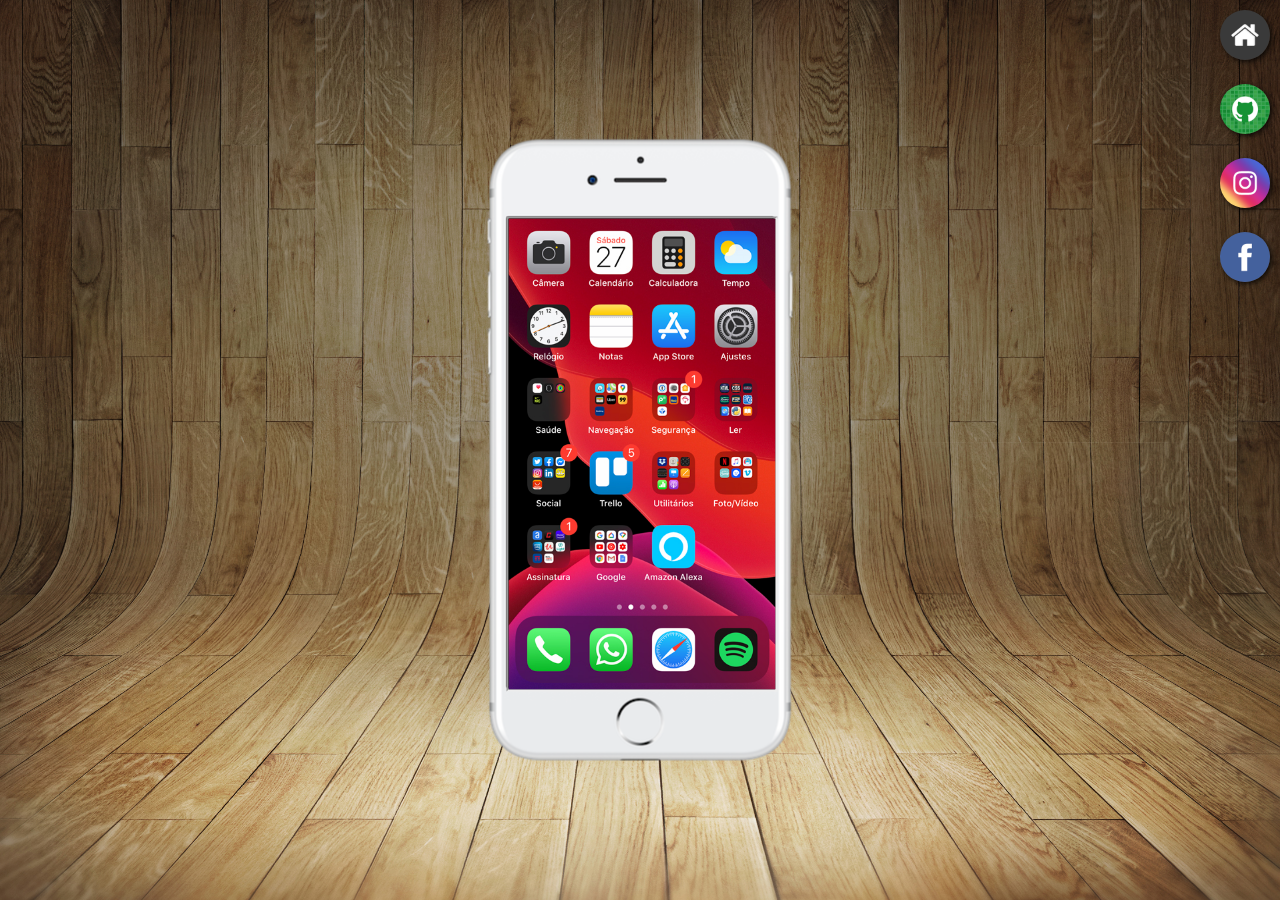
<file: index.html>
<!DOCTYPE html>
<html lang="pt-br">
<head>
    <meta charset="UTF-8">
    <meta name="viewport" content="width=device-width, initial-scale=1.0">
    <link rel="shortcut icon" href="pacote-d013/favicon.ico" type="image/x-icon">
    <link rel="stylesheet" href="estilos/style.css">
    <title>Projeto Redes Sociais</title>
</head>
<body>
    <main>


        <section id="telefone">
            <iframe src="home.html" name="tela" id="tela">
                Seu navegador nao é compativel.
            </iframe>
        </section>


        <section id="redes-sociais">
            <a href="home.html" target="tela"><img src="pacote-d013/imagens/logo-home.jpg" alt="home"> </a> <br>
            <a href="github.html" target="tela"> <img src="pacote-d013/imagens/logo-github.jpg" alt="GitHub"> </a> <br>
            <a href="instagram.html" target="tela"> <img src="pacote-d013/imagens/logo-instagram.jpg" alt="Instagran"> </a> <br>
            <a href="facebook.html" target="tela"> <img src="pacote-d013/imagens/logo-facebook.jpg" alt="Facebook"></a> <br>
        
        </section>
    </main>    
</body>
</html>
</file>
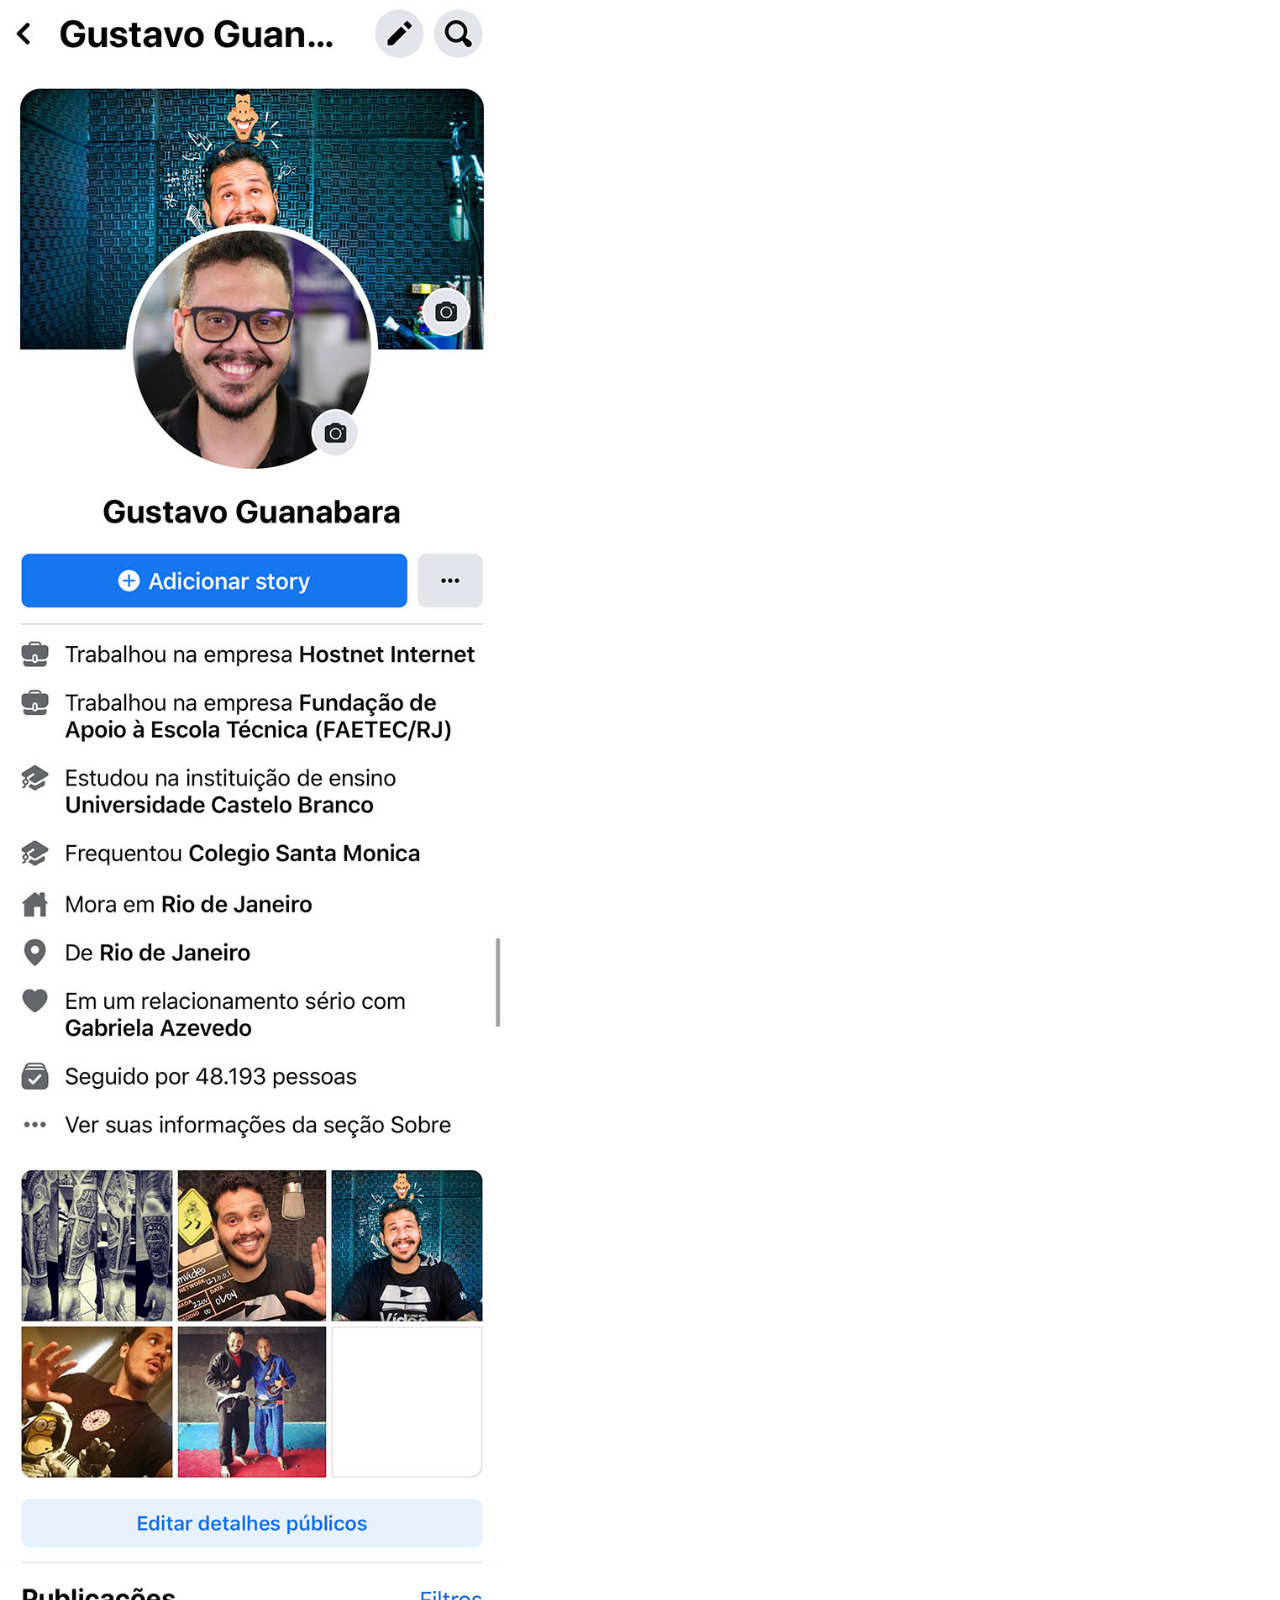
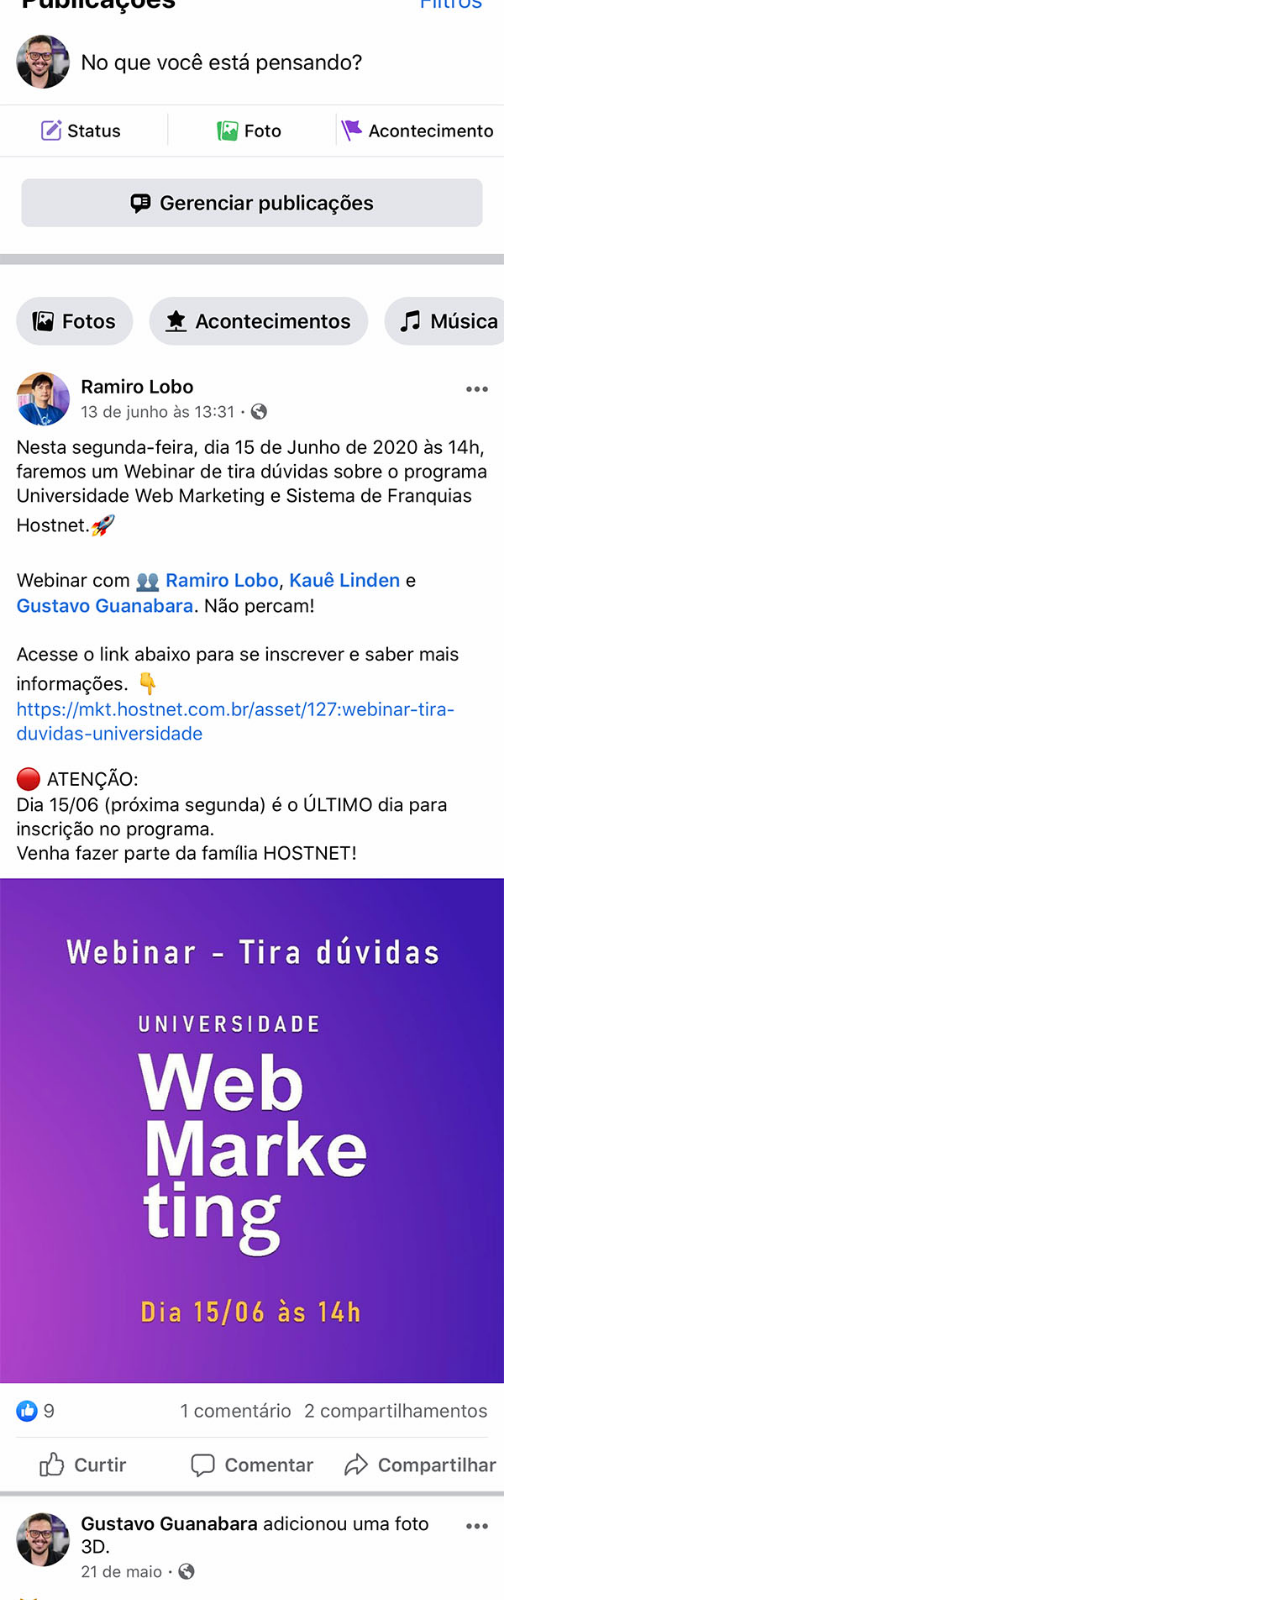
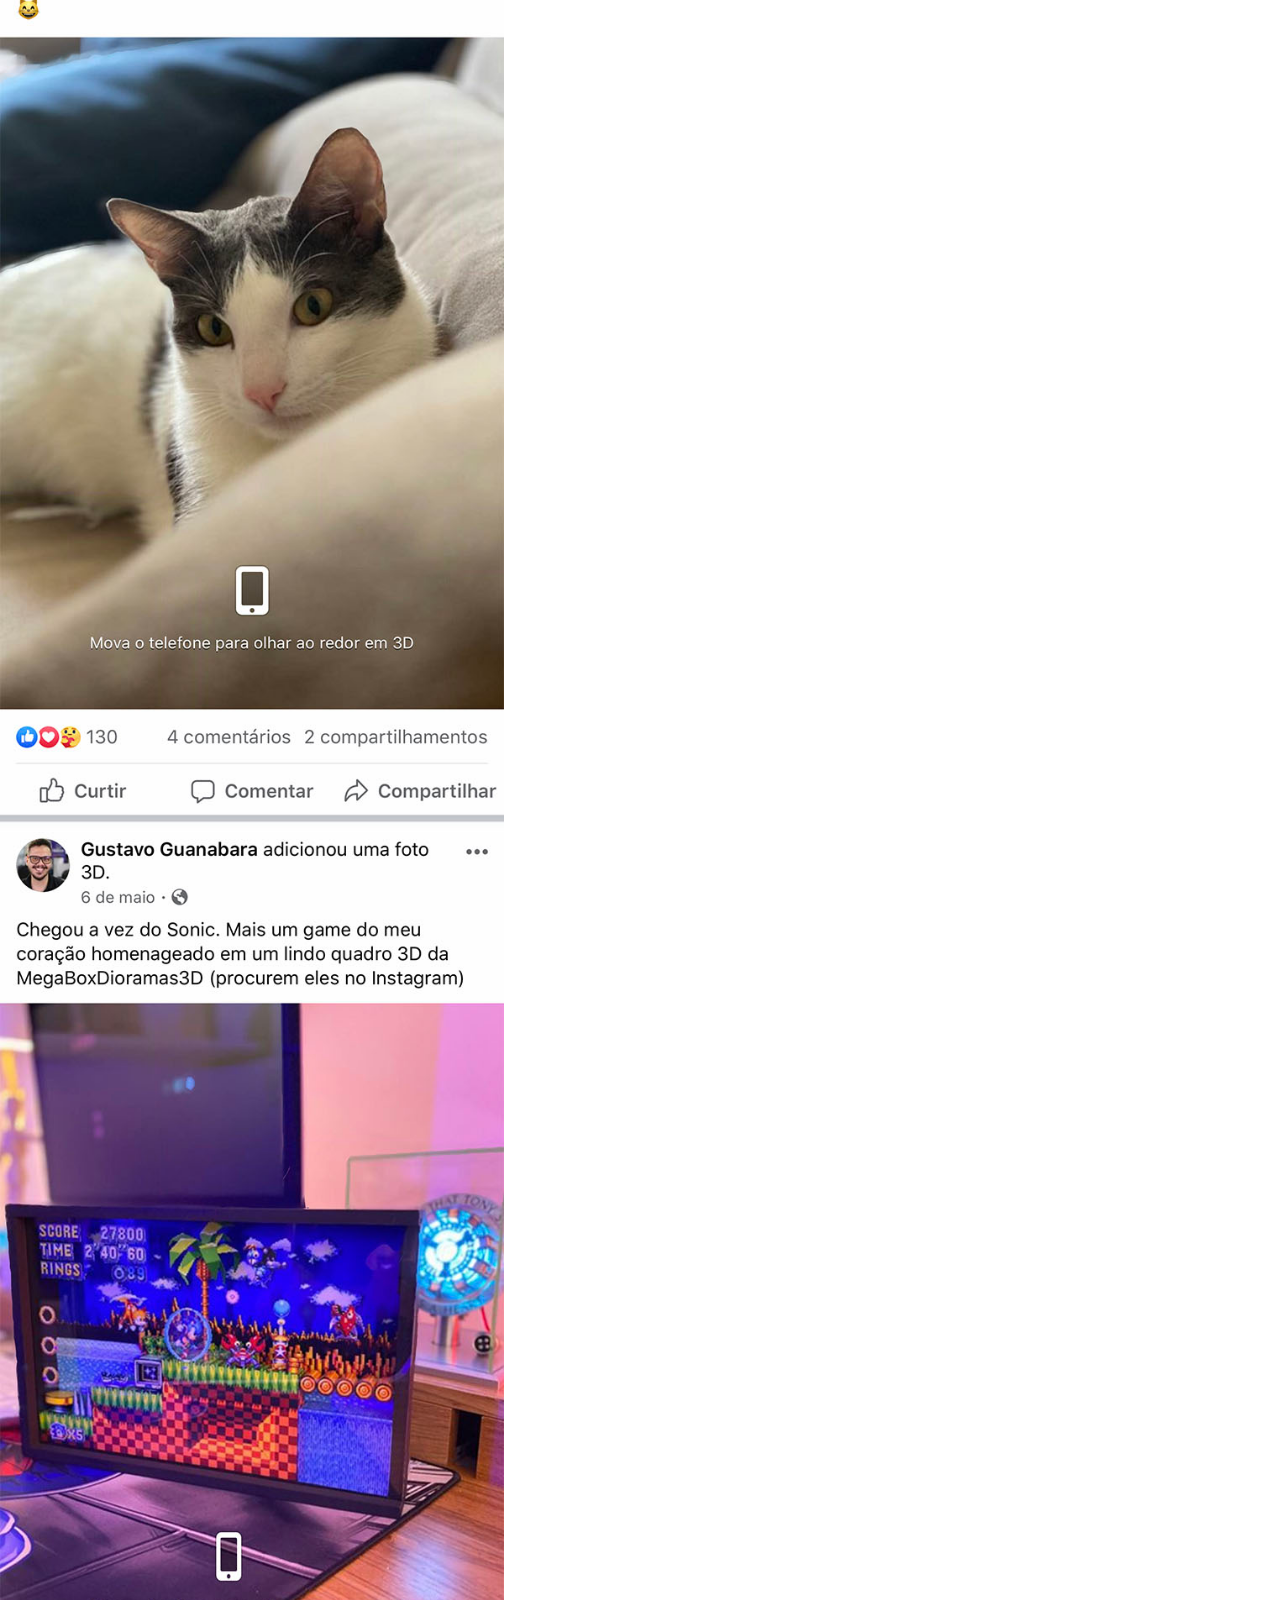
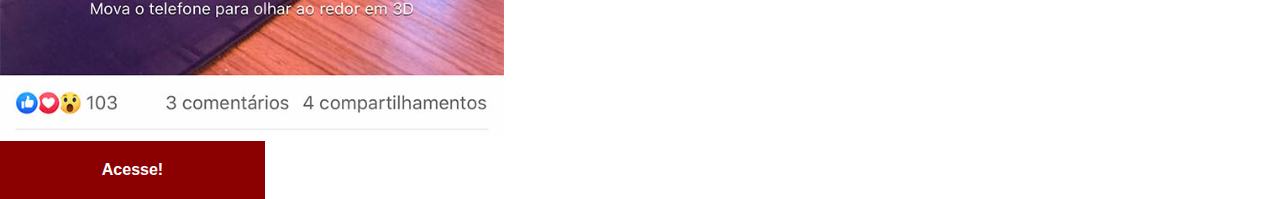
<file: facebook.html>
<!DOCTYPE html>
<html lang="pt-br">
<head>
    <meta charset="UTF-8">
    <meta name="viewport" content="width=device-width, initial-scale=1.0">
    <title>Facebook</title>
    <link rel="stylesheet" href="estilos/social.css">
</head>
<body>
    <img src="pacote-d013/imagens/tela-facebook.jpg" alt="Facebook">
    <a href="https://www.facebook.com/lincoln.davidfernandes/" target="_blank"> Acesse! </a>
    
</body>
</html>
</file>
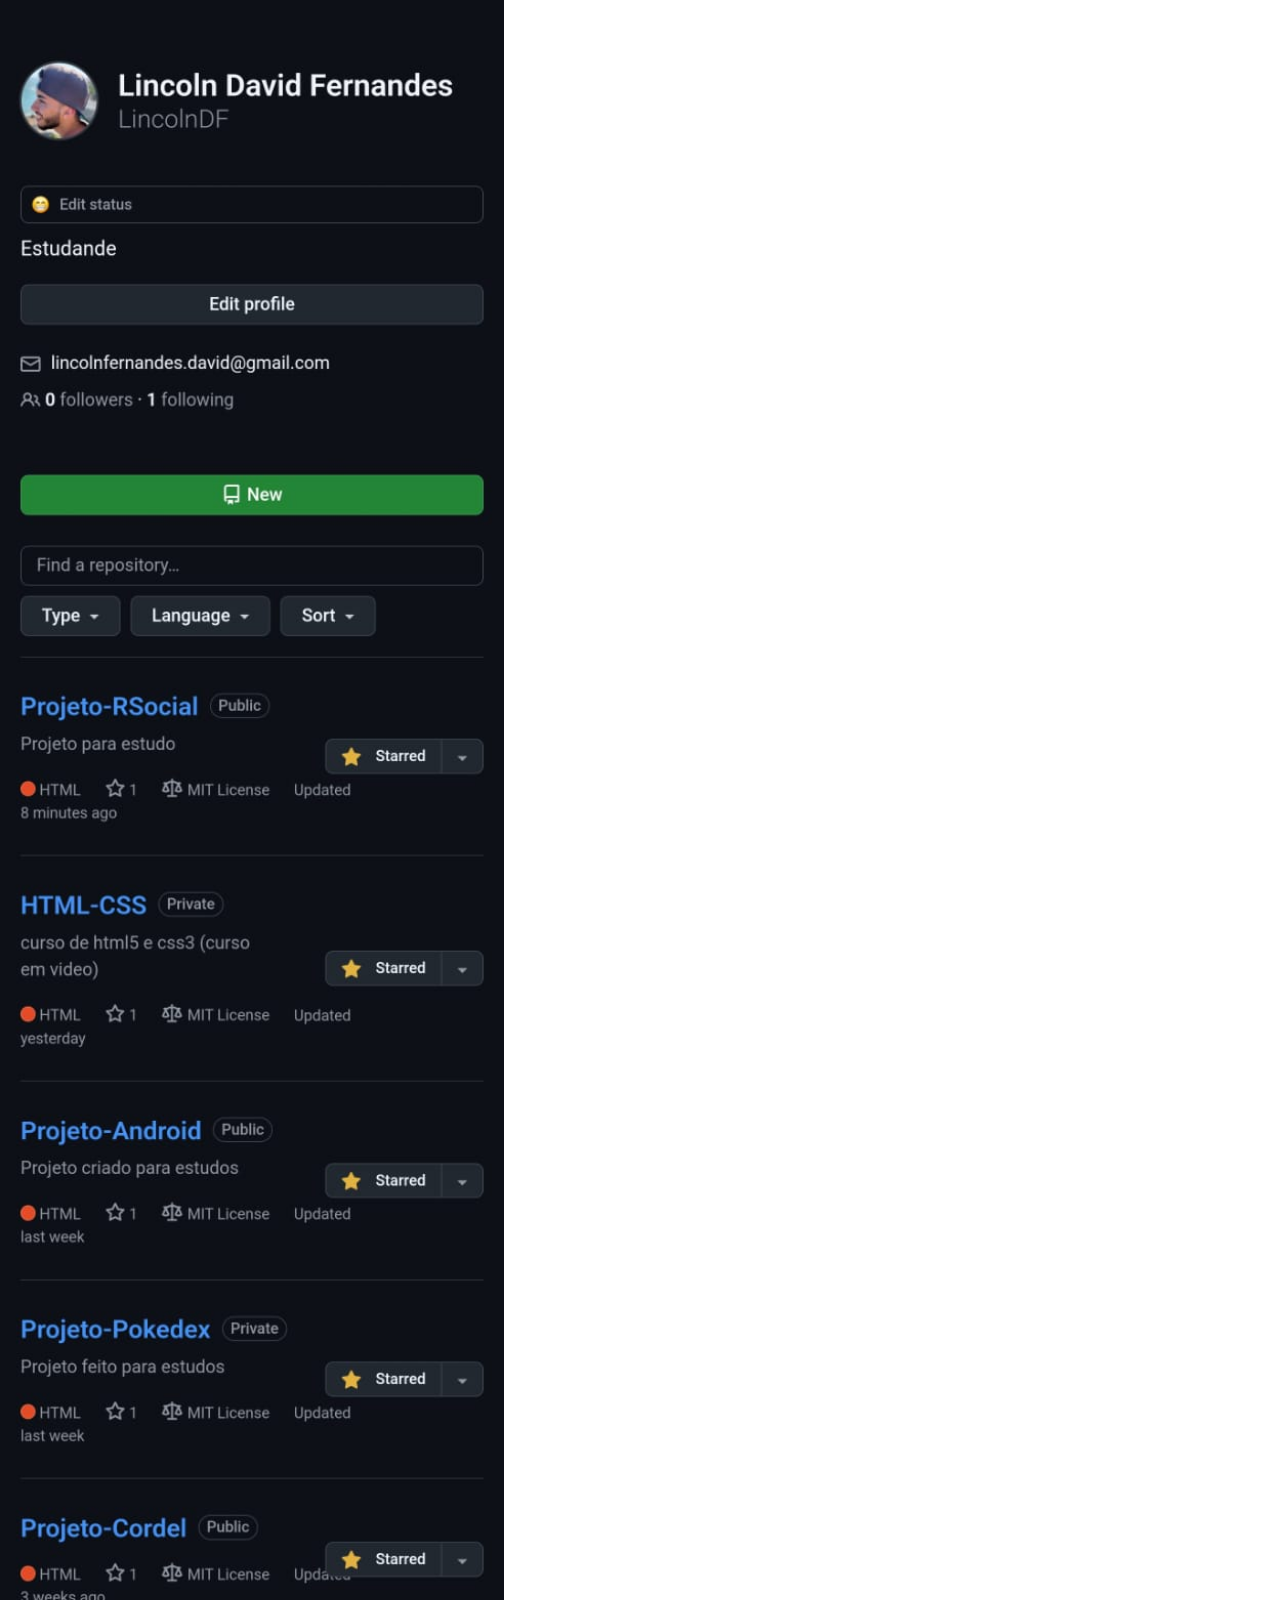
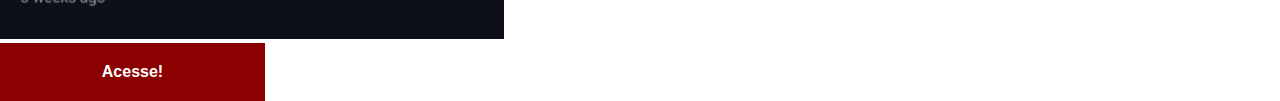
<file: github.html>
<!DOCTYPE html>
<html lang="pt-br">
<head>
    <meta charset="UTF-8">
    <meta name="viewport" content="width=device-width, initial-scale=1.0">
    <title>GitHub</title>
    <link rel="stylesheet" href="estilos/social.css">
</head>
<body>
    <img src="pacote-d013/imagens/github-tela.JPG" alt="GitHub">
    <a href="https://github.com/LincolnDF" target="_blank"> Acesse! </a>    
</body>
</html>
</file>
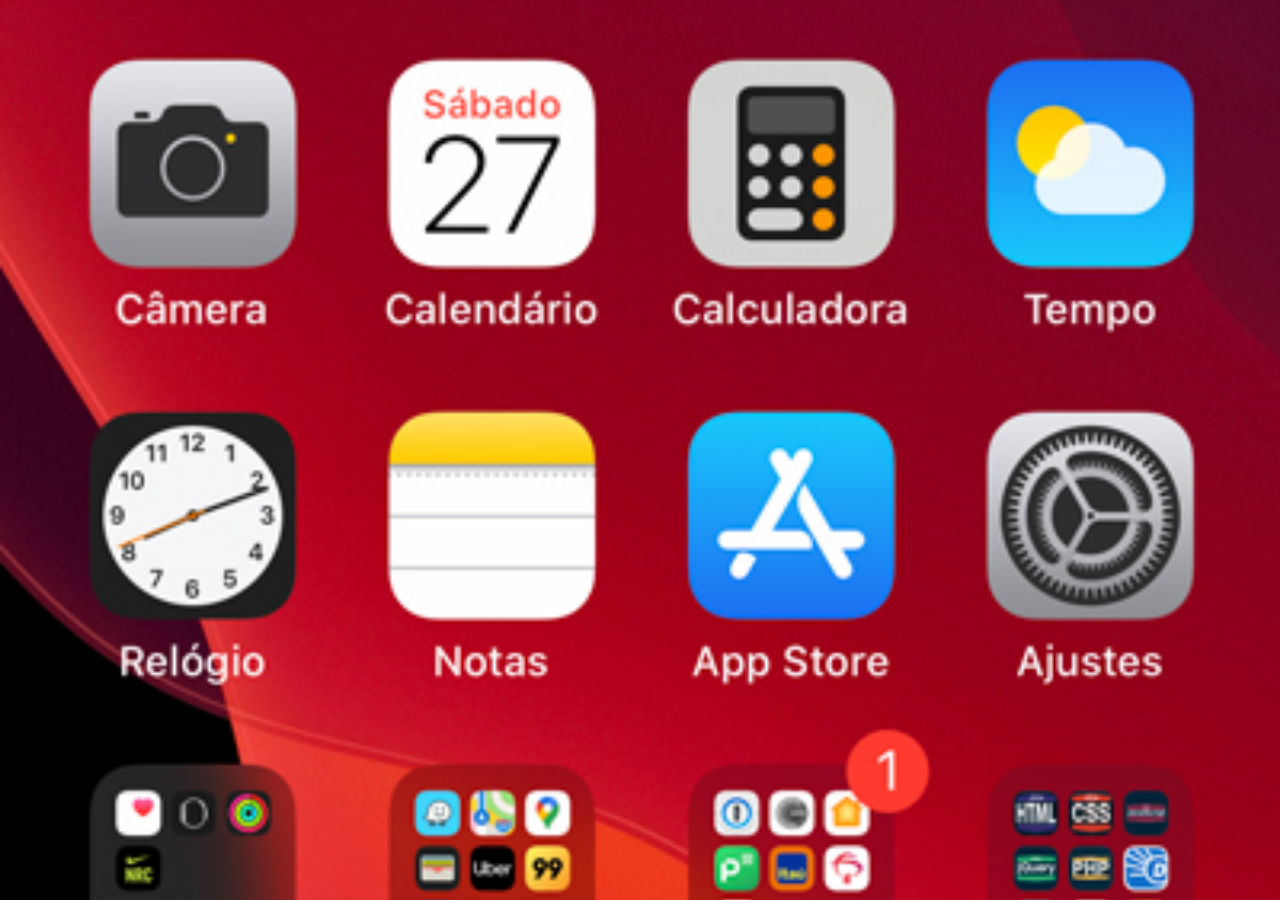
<file: home.html>
<!DOCTYPE html>
<html lang="pt-br">
<head>
    <meta charset="UTF-8">
    <meta name="viewport" content="width=device-width, initial-scale=1.0">
    <title>Home</title>
</head>
<style>
    *{
        margin: 0px;
        padding: 0px;
    }

    body {
        width: 100vw;
        height: 100vh;
        background: black url(pacote-d013/imagens/tela-home.jpg) no-repeat top center;
        background-size: cover;
    }
</style>
<body>
    
</body>
</html>
</file>
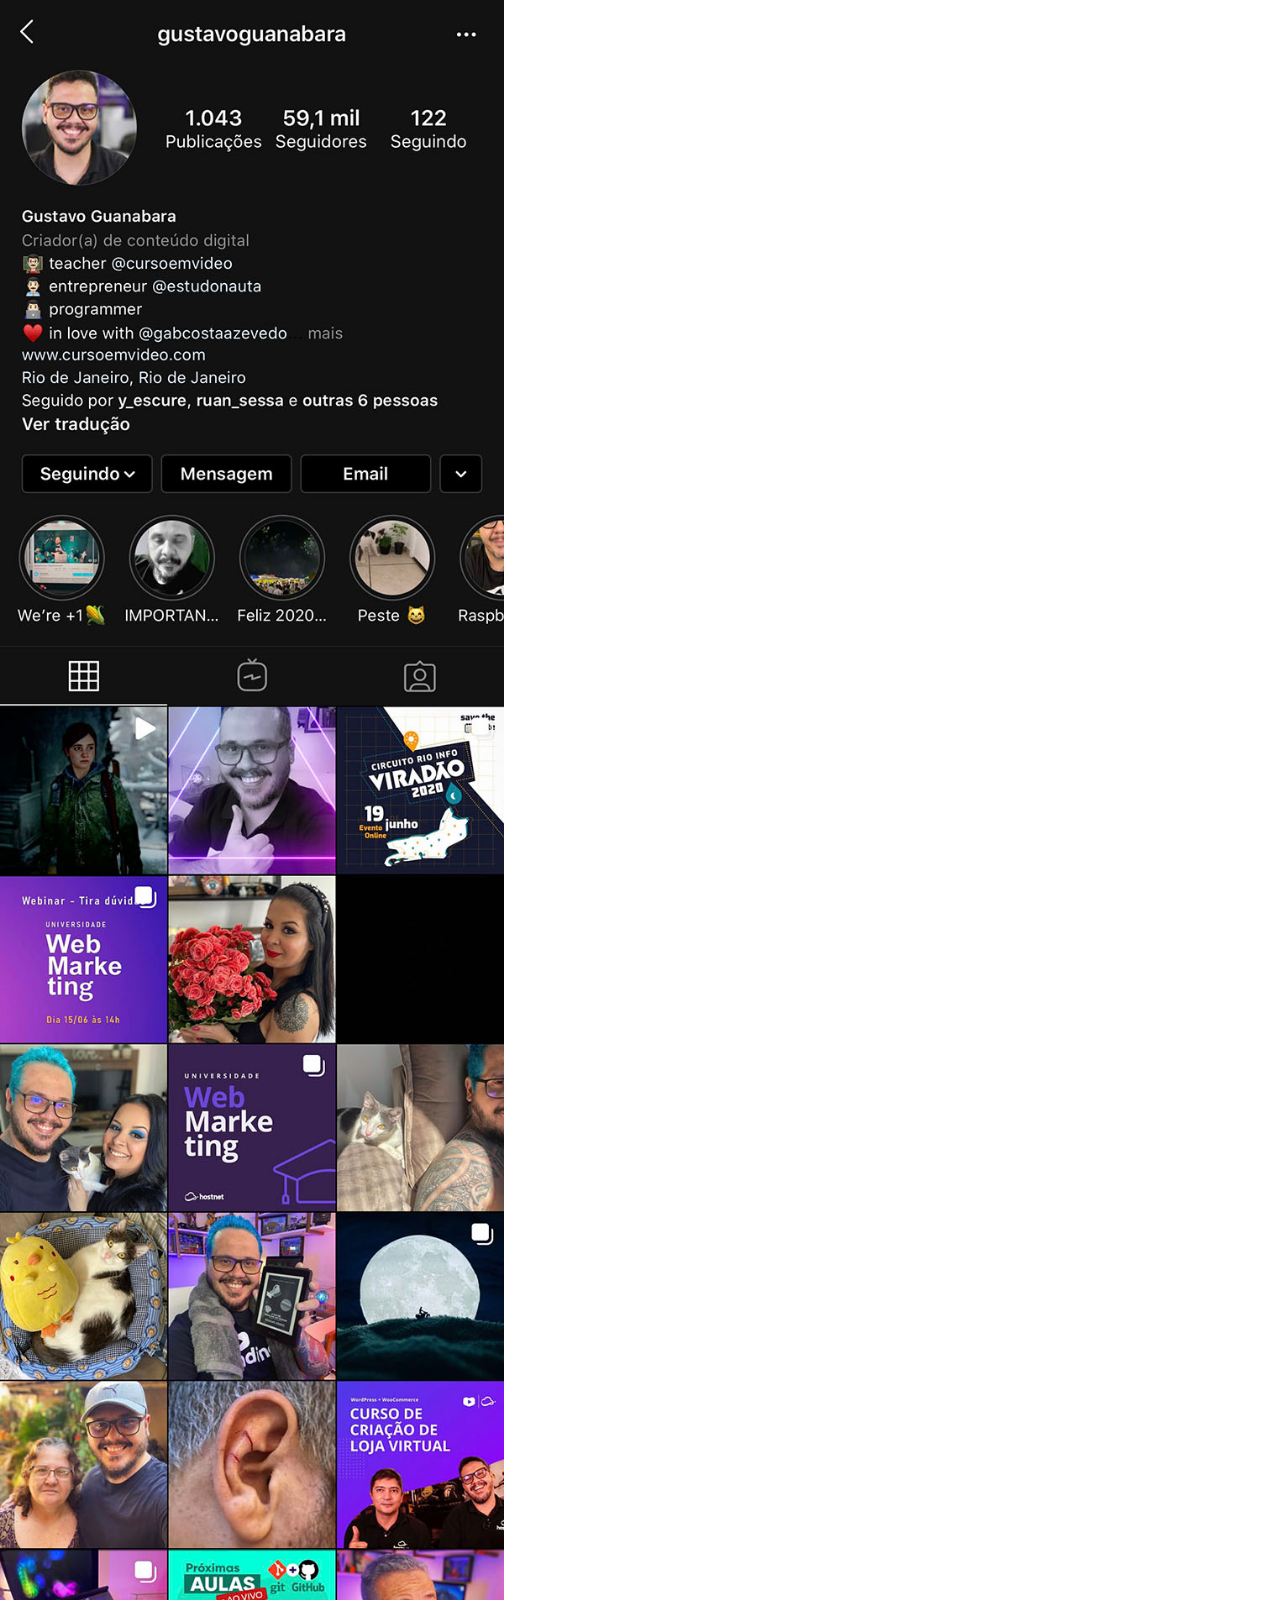
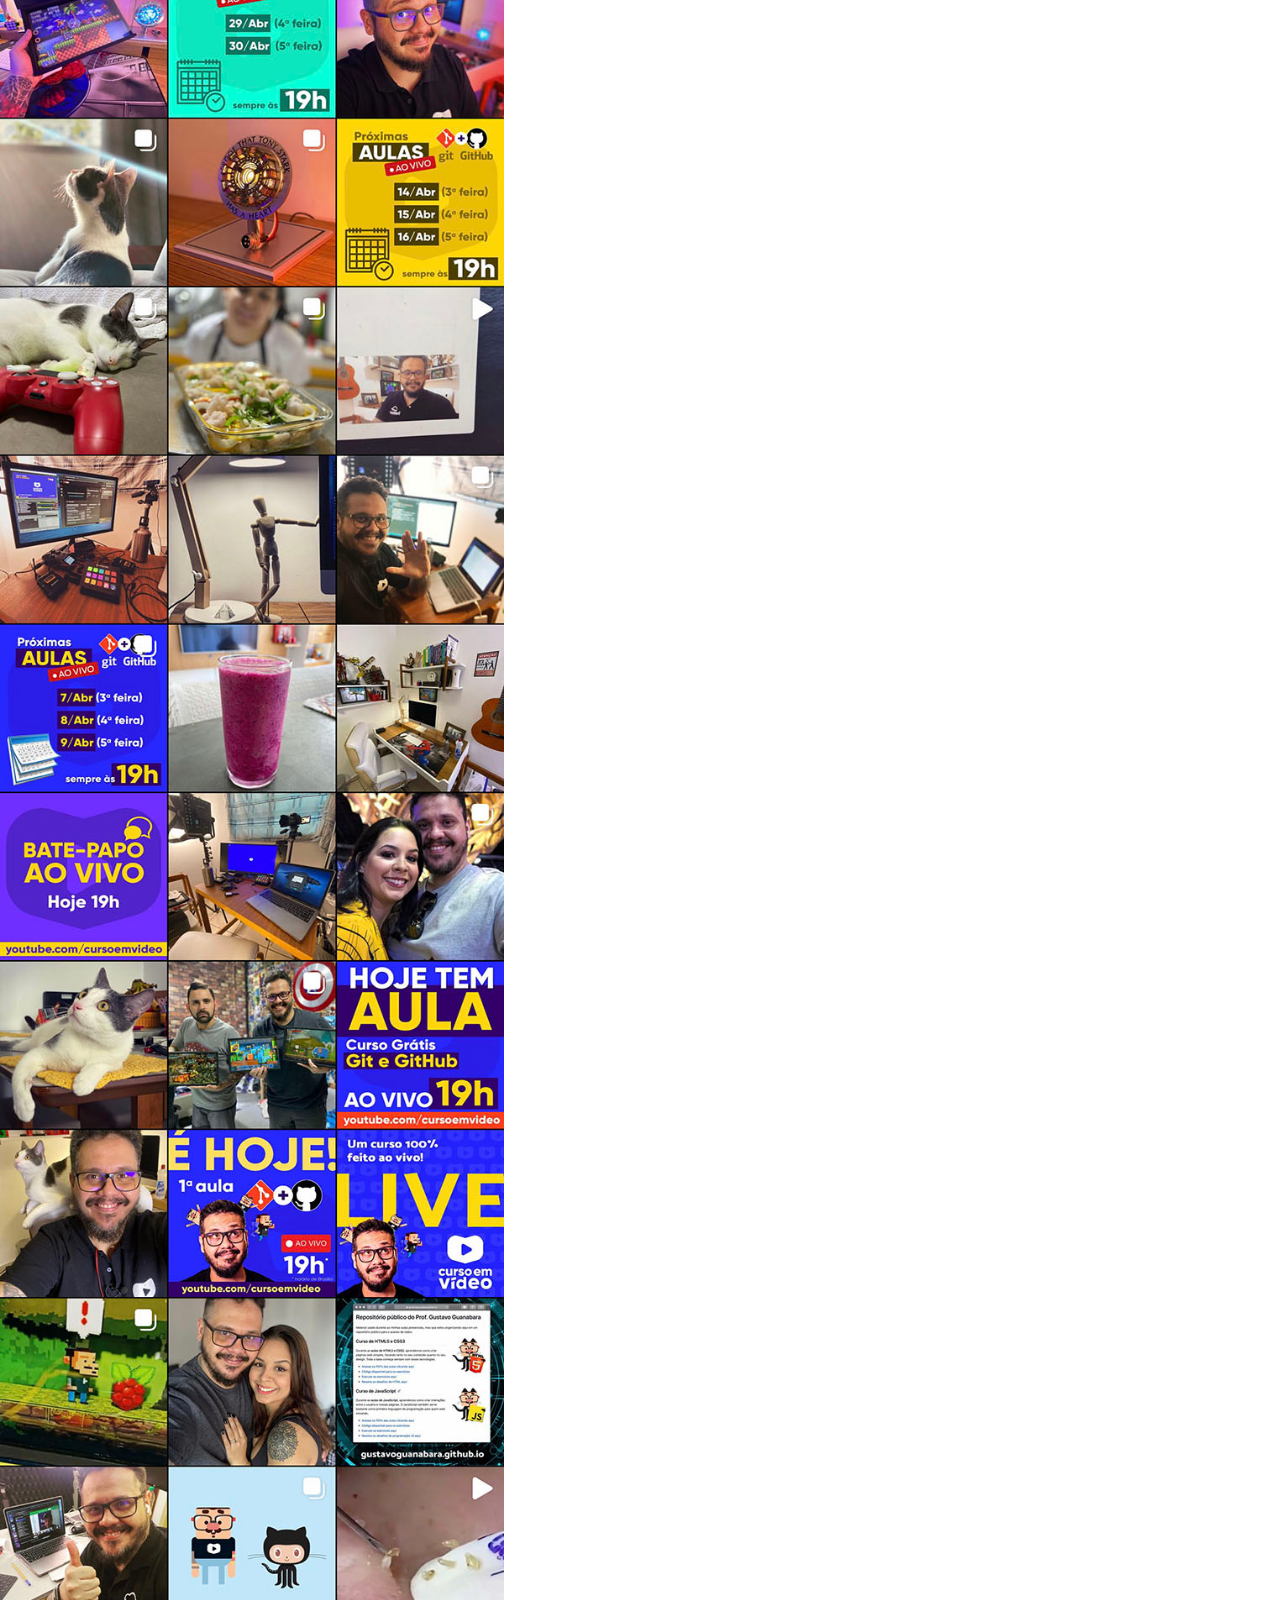
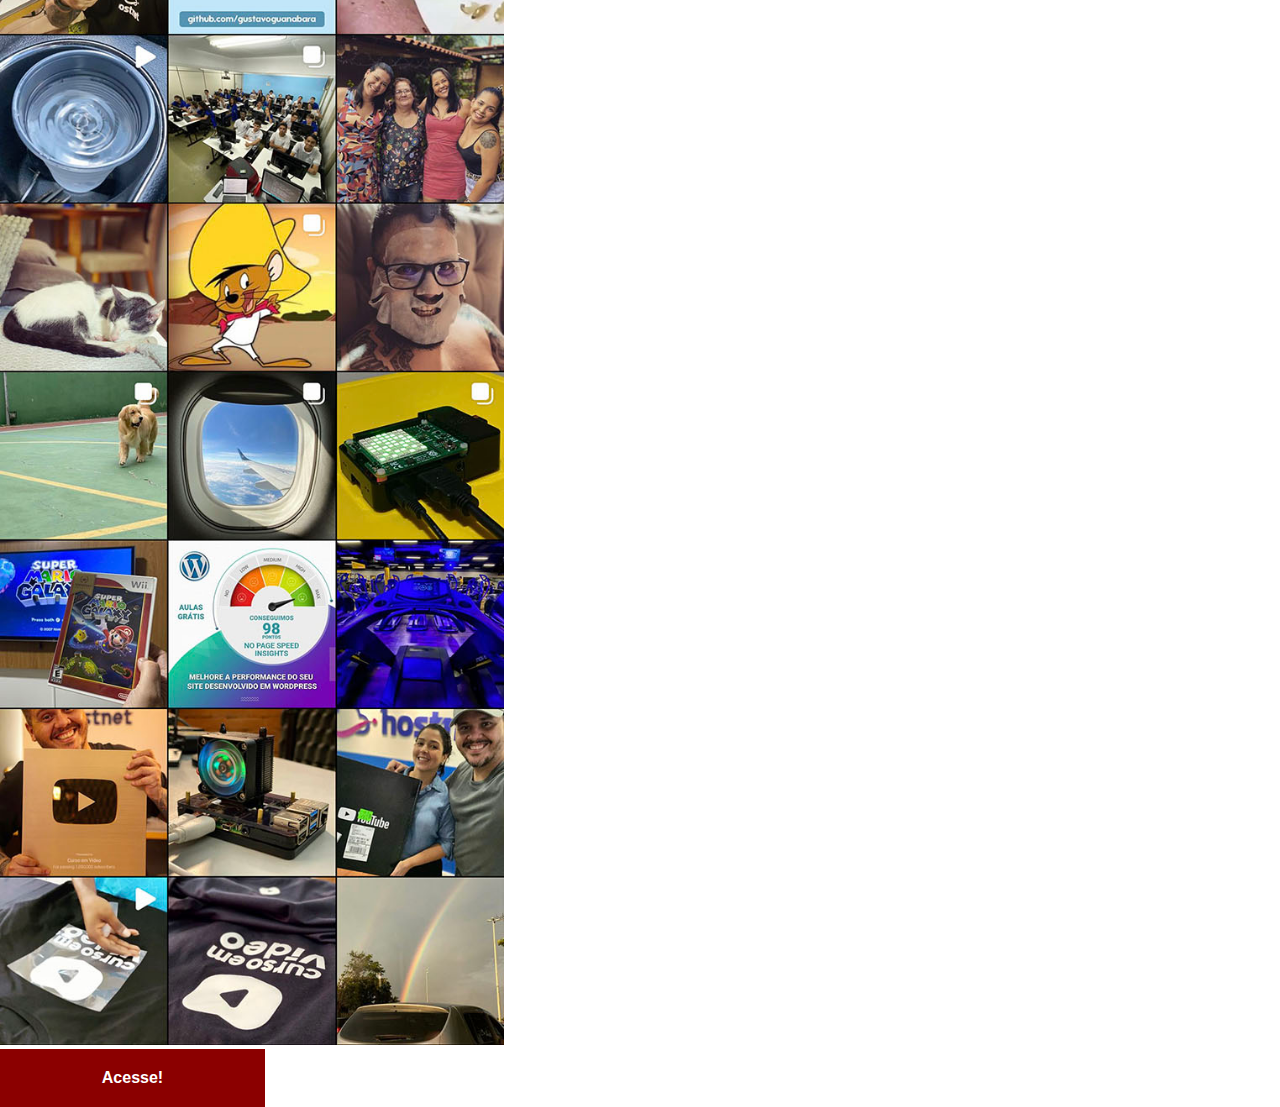
<file: instagram.html>
<!DOCTYPE html>
<html lang="pt-br">
<head>
    <meta charset="UTF-8">
    <meta name="viewport" content="width=device-width, initial-scale=1.0">
    <title>instagran</title>
    <link rel="stylesheet" href="estilos/social.css">
</head>
<body>
    <img src="pacote-d013/imagens/tela-instagram.jpg" alt="Instagram">
    <a href="https://www.instagram.com/lincoln_df/" target="_blank"> Acesse! </a>    
</body>
</html>
</file>
<file: estilos/style.css>
@charset "UTF-8";

* {
    margin: 0px;
    padding: 0px;
    font-family: Arial, Helvetica, sans-serif;
}

html, body {
    height: 100vh;
    width: 100vw;
    background-color: black;
}

body {
    background: url(../pacote-d013/imagens/fundo-madeira.jpg) no-repeat top center ;
    background-size: cover;
    background-attachment: fixed;
}
main {
    position: relative;
    height: 100vh;
}

section#telefone {
    position: absolute;
    top: 50%;
    left: 50%;
    transform: translate(-50%, -50%);

    height: 627px;
    width: 311px;
    background: url(../pacote-d013/imagens/frame-iphone.png) no-repeat;
}

iframe#tela {
    position: absolute;
    top: 80px;
    left: 22px;
    width: 267px;
    height: 471px;
}

section#redes-sociais {
    text-align: right;
}
section#redes-sociais img {
    width: 50px;
    margin: 10px;
    border-radius: 50%;
    box-shadow: 2px 2px 5px rgba(0, 0, 0, 0.76) ;
    box-sizing: border-box;
}

 section#redes-sociais img:hover {
    border: 2px solid rgba(255, 255, 255, 0.49);
    transform: scale(1.2) translate(-5px,-3px);
    box-shadow: 5px 5px 10px black;
    transition: transform .5s;
 }
</file>
<file: estilos/social.css>
@charset "UTF-8";

*{
    margin: 0px;
    padding: 0px;
    font-family: Arial, Helvetica, sans-serif;

}
::-webkit-scrollbar {
    width: 0px;
    height: 0px;
}

img {
    width: 56vh;
    margin: 0px;
}

a {
    display: block;
    background-color: darkred;
    color: white;
    width: 225px;
    margin: 0px;
    padding: 20px;
    text-align: center;
    text-decoration: none;
    font-weight: bolder;

}

a:hover {
    background-color: red;
}
</file>
